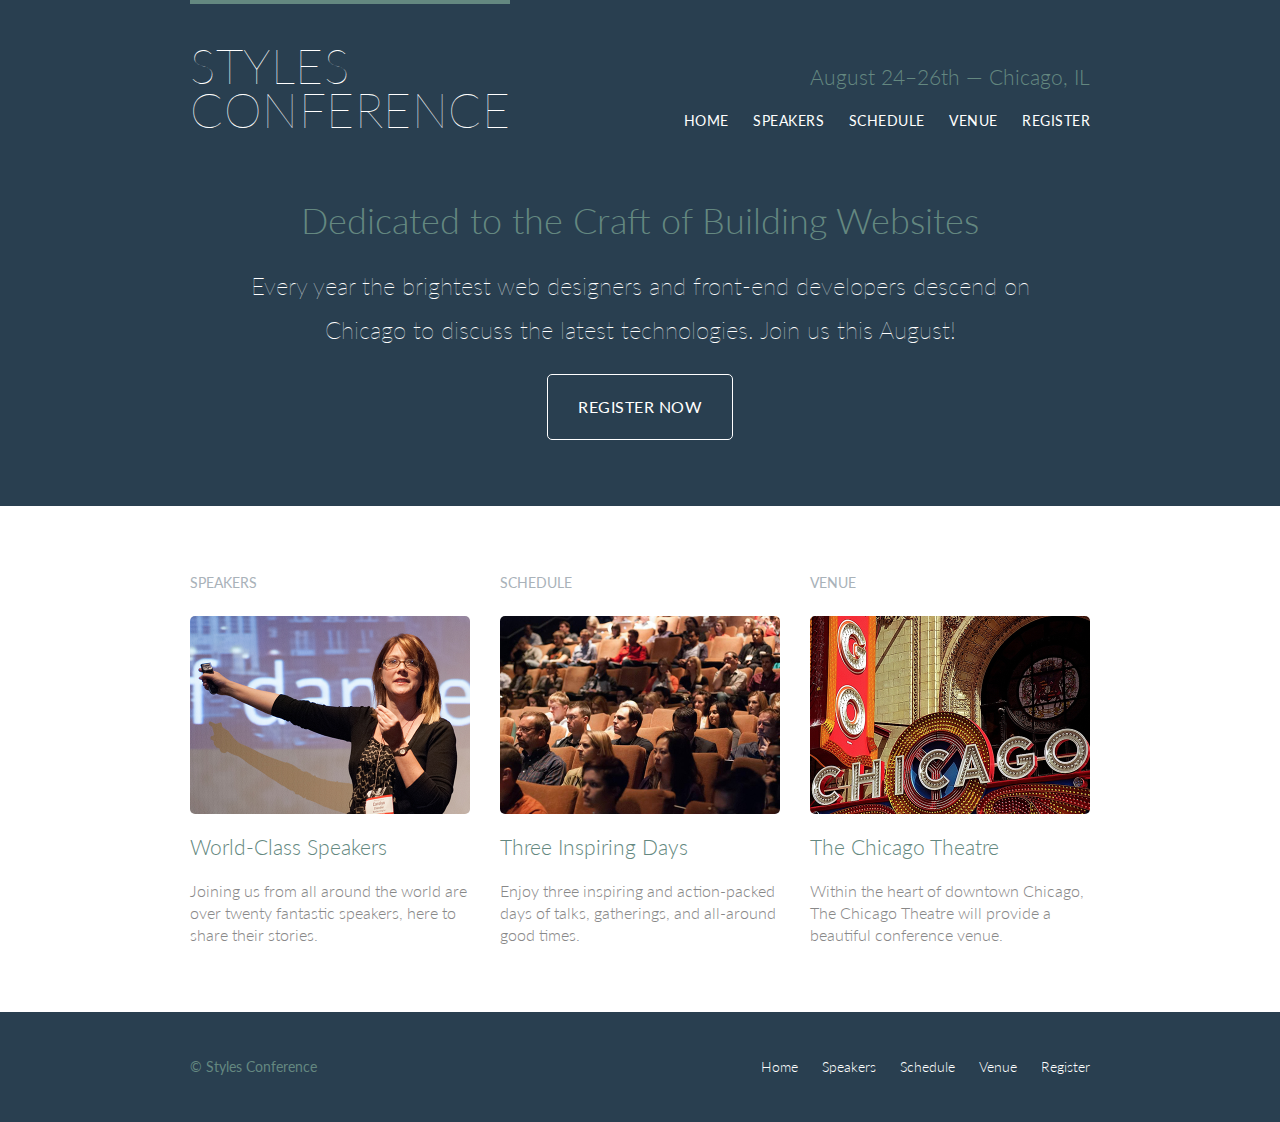
<file: styles-conference/index.html>
<!DOCTYPE html>
<html lang="en">
<head>

    <meta charset="utf-8">

    <title> Styles Conference </title>

    <link rel="stylesheet" href="common/reset.css">
    <link rel="stylesheet" href="common/grid.css">
    <link rel="stylesheet" href="common/clearfix.css">
    <link rel="stylesheet" href="common/main.css">
    <link rel="stylesheet" href="common/header.css">
    <link rel="stylesheet" href="common/footer.css">
    <link rel="stylesheet" href="common/navigation.css">
    <link rel="stylesheet" href="common/buttons.css">

    <link rel="stylesheet" href="home/home.css">

    <link rel="stylesheet" href="http://fonts.googleapis.com/css?family=Lato:100,300,400">

</head>
<body>

<header class="primary-header container group">

    <h1 class="logo">
        <a href="index.html"> Styles <br> Conference </a>
    </h1>

    <h3 class="tagline"> August 24&ndash;26th &mdash; Chicago, IL </h3>

    <nav class="nav primary-nav">
        <ul>
            <li><a href="index.html"> Home </a></li>
            <li><a href="speakers/speakers.html"> Speakers </a></li>
            <li><a href="schedule/schedule.html"> Schedule </a></li>
            <li><a href="venue/venue.html"> Venue </a></li>
            <li><a href="register/register.html"> Register </a></li>
        </ul>
    </nav>

</header>

<section class="hero container">
    <h2> Dedicated to the Craft of Building Websites </h2>
    <p> Every year the brightest web designers and front-end developers descend
        on Chicago to discuss the latest technologies. Join us this August!
    </p>
    <a class="btn btn-alt" href="register/register.html">Register Now</a>
</section>

<section class="row">
    <div class="grid">

        <section class="teaser col-1-3">
            <h5> Speakers </h5>
            <a href="speakers/speakers.html">
                <img src="home/images/speakers.jpg" alt="Professional Speaker">
                <h3> World-Class Speakers </h3>
            </a>
            <p> Joining us from all around the world are over twenty fantastic
                speakers, here to share their stories.
            </p>
        </section><!--
     Any whitespace between columns done with 'display:inline-block' will break layout :-(
     --><section class="teaser col-1-3">
            <h5> Schedule </h5>
            <a href="schedule/schedule.html">
                <img src="home/images/schedule.jpg" alt="Conference Attendees">
                <h3> Three Inspiring Days </h3>
            </a>
            <p> Enjoy three inspiring and action-packed days of talks, gatherings,
                and all-around good times.
            </p>
        </section><!--
     Any whitespace between columns done with 'display:inline-block' will break layout :-(
     --><section class="teaser col-1-3">
            <h5> Venue </h5>
            <a href="venue/venue.html">
                <img src="home/images/venue.jpg" alt="The Chicago Theatre">
                <h3> The Chicago Theatre </h3>
            </a>
            <p> Within the heart of downtown Chicago, The Chicago Theatre will provide
                a beautiful conference venue.
            </p>
        </section>

    </div>
</section>

<footer class="primary-footer container group">

    <small>&copy; Styles Conference</small>

    <nav class="nav">
        <ul>
            <li><a href="index.html"> Home </a></li>
            <li><a href="speakers/speakers.html"> Speakers </a></li>
            <li><a href="schedule/schedule.html"> Schedule </a></li>
            <li><a href="venue/venue.html"> Venue </a></li>
            <li><a href="register/register.html"> Register </a></li>
        </ul>
    </nav>

</footer>

</body>
</html>
</file>
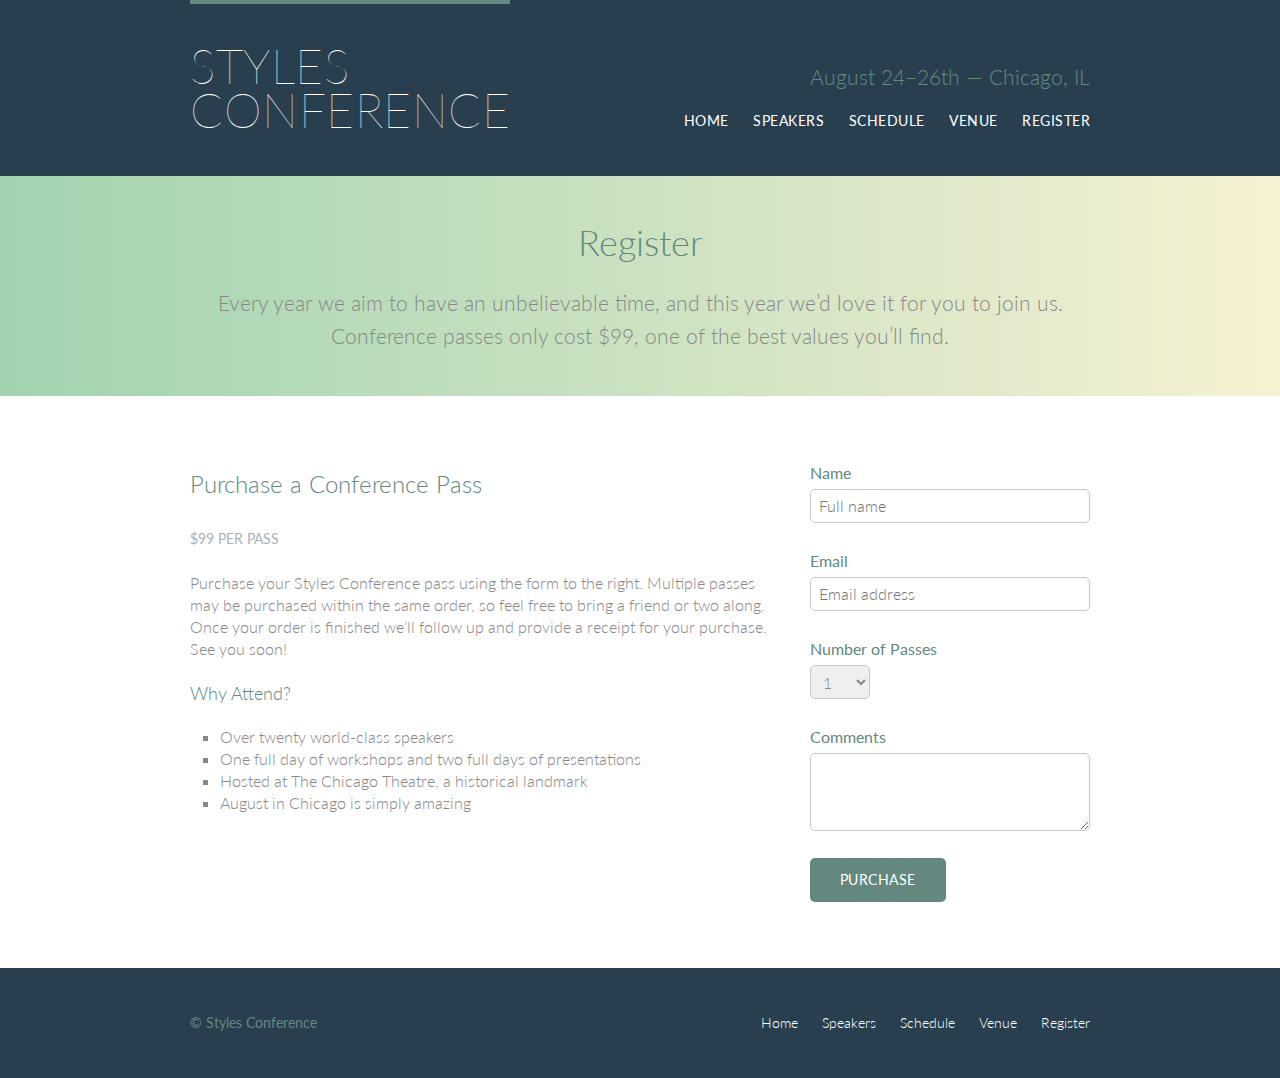
<file: styles-conference/register.html>
<!DOCTYPE html>
<html lang="en">
<head>

    <meta charset="utf-8">

    <title> Styles Conference </title>

    <link rel="stylesheet" href="assets/stylesheets/reset.css">
    <link rel="stylesheet" href="assets/stylesheets/grid.css">
    <link rel="stylesheet" href="assets/stylesheets/clearfix.css">
    <link rel="stylesheet" href="assets/stylesheets/main.css">
    <link rel="stylesheet" href="assets/stylesheets/header.css">
    <link rel="stylesheet" href="assets/stylesheets/footer.css">
    <link rel="stylesheet" href="assets/stylesheets/navigation.css">
    <link rel="stylesheet" href="assets/stylesheets/buttons.css">

    <link rel="stylesheet" href="assets/stylesheets/register/register.css">

    <link rel="stylesheet" href="http://fonts.googleapis.com/css?family=Lato:100,300,400">

</head>
<body>

<header class="primary-header container group">

    <h1 class="logo">
        <a href="index.html"> Styles <br> Conference </a>
    </h1>

    <h3 class="tagline"> August 24&ndash;26th &mdash; Chicago, IL </h3>

    <nav class="nav primary-nav">
        <ul>
            <li><a href="index.html"> Home </a></li>
            <li><a href="speakers.html"> Speakers </a></li>
            <li><a href="schedule.html"> Schedule </a></li>
            <li><a href="venue.html"> Venue </a></li>
            <li><a href="register.html"> Register </a></li>
        </ul>
    </nav>

</header>

<section class="row-alt">
    <div class="lead container">

        <h1> Register </h1>

        <p> Every year we aim to have an unbelievable time, and this year we&#8217;d love it
            for you to join us. Conference passes only cost $99, one of the best values
            you&#8217;ll find.
        </p>

    </div>
</section>

<section class="row">
    <div class="grid">

        <section class="col-2-3">
            <h2> Purchase a Conference Pass </h2>
            <h5> $99 per Pass </h5>
            <p> Purchase your Styles Conference pass using the form to the right. Multiple passes may
                be purchased within the same order, so feel free to bring a friend or two along. Once
                your order is finished we&#8217;ll follow up and provide a receipt for your purchase.
                See you soon!
            </p>
            <h4> Why Attend? </h4>
            <ul class="why-attend">
                <li> Over twenty world-class speakers </li>
                <li> One full day of workshops and two full days of presentations </li>
                <li> Hosted at The Chicago Theatre, a historical landmark </li>
                <li> August in Chicago is simply amazing </li>
            </ul>
        </section><!--
     Any whitespace between columns done with 'display:inline-block' will break layout :-(
     --><form class="col-1-3" action="#" method="post">
            <fieldset class="register-group">
                <label>
                    Name
                    <input type="text" name="name" placeholder="Full name" required>
                </label>
                <label>
                    Email
                    <input type="email" name="email" placeholder="Email address" required>
                </label>
                <label>
                    Number of Passes
                    <select name="quantity" required>
                        <option value="1" selected>1</option>
                        <option value="2">2</option>
                        <option value="3">3</option>
                        <option value="4">4</option>
                        <option value="5">5</option>
                    </select>
                </label>
                <label>
                    Comments
                    <textarea name="comments"></textarea>
                </label>
            </fieldset>
            <input class="btn btn-default" type="submit" name="submit" value="Purchase">
        </form>

    </div>
</section>

<footer class="primary-footer container group">

    <small>&copy; Styles Conference</small>

    <nav class="nav">
        <ul>
            <li><a href="index.html"> Home </a></li>
            <li><a href="speakers.html"> Speakers </a></li>
            <li><a href="schedule.html"> Schedule </a></li>
            <li><a href="venue.html"> Venue </a></li>
            <li><a href="register.html"> Register </a></li>
        </ul>
    </nav>

</footer>

</body>
</html>
</file>
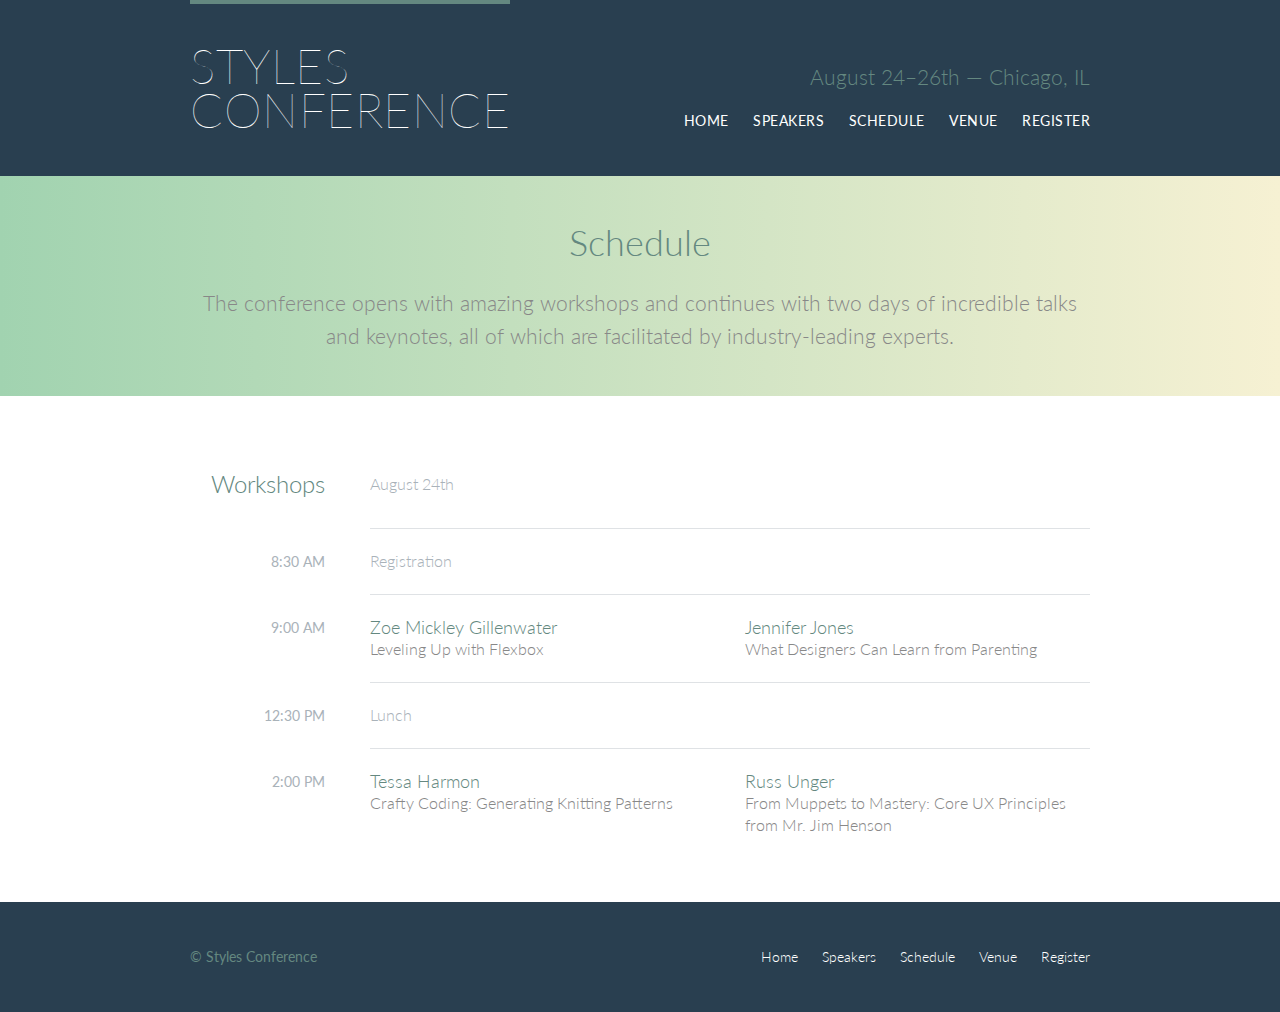
<file: styles-conference/schedule.html>
<!DOCTYPE html>
<html lang="en">
<head>

    <meta charset="utf-8">

    <title> Styles Conference </title>

    <link rel="stylesheet" href="assets/stylesheets/reset.css">
    <link rel="stylesheet" href="assets/stylesheets/grid.css">
    <link rel="stylesheet" href="assets/stylesheets/clearfix.css">
    <link rel="stylesheet" href="assets/stylesheets/main.css">
    <link rel="stylesheet" href="assets/stylesheets/header.css">
    <link rel="stylesheet" href="assets/stylesheets/footer.css">
    <link rel="stylesheet" href="assets/stylesheets/navigation.css">
    <link rel="stylesheet" href="assets/stylesheets/buttons.css">

    <link rel="stylesheet" href="assets/stylesheets/schedule/schedule.css">

    <link rel="stylesheet" href="http://fonts.googleapis.com/css?family=Lato:100,300,400">

</head>
<body>

<header class="primary-header container group">

    <h1 class="logo">
        <a href="index.html"> Styles <br> Conference </a>
    </h1>

    <h3 class="tagline"> August 24&ndash;26th &mdash; Chicago, IL </h3>

    <nav class="nav primary-nav">
        <ul>
            <li><a href="index.html"> Home </a></li>
            <li><a href="speakers.html"> Speakers </a></li>
            <li><a href="schedule.html"> Schedule </a></li>
            <li><a href="venue.html"> Venue </a></li>
            <li><a href="register.html"> Register </a></li>
        </ul>
    </nav>

</header>

<section class="row-alt">
    <div class="lead container">

        <h1> Schedule </h1>

        <p> The conference opens with amazing workshops and continues with two days
            of incredible talks and keynotes, all of which are facilitated by
            industry-leading experts.
        </p>

    </div>
</section>

<section class="row">
    <div class="container">

        <table>
            <thead>
            <tr>
                <th scope="row">
                    Workshops
                </th>
                <td class="schedule-offset" colspan="2">
                    August 24th
                </td>
            </tr>
            </thead>
            <tbody>
            <tr>
                <th scope="row">
                    <time datetime="08:30:00"> 8:30 AM </time>
                </th>
                <td class="schedule-offset" colspan="2">
                    Registration
                </td>
            </tr>
            <tr>
                <th scope="row">
                    <time datetime="09:00:00"> 9:00 AM </time>
                </th>
                <td>
                    <a href="speakers.html#zoe-mickley-gillenwater">
                        <h4> Zoe Mickley Gillenwater </h4>
                        Leveling Up with Flexbox
                    </a>
                </td>
                <td>
                    <a href="speakers.html#jennifer-jones">
                        <h4> Jennifer Jones </h4>
                        What Designers Can Learn from Parenting
                    </a>
                </td>
            </tr>
            <tr>
                <th scope="row">
                    <time datetime="12:30:00"> 12:30 PM </time>
                </th>
                <td class="schedule-offset" colspan="2">
                    Lunch
                </td>
            </tr>
            <tr>
                <th scope="row">
                    <time datetime="14:00">2:00 PM</time>
                </th>
                <td>
                    <a href="speakers.html#tessa-harmon">
                        <h4> Tessa Harmon </h4>
                        Crafty Coding: Generating Knitting Patterns
                    </a>
                </td>
                <td>
                    <a href="speakers.html#russ-unger">
                        <h4> Russ Unger </h4>
                        From Muppets to Mastery: Core UX Principles from Mr. Jim Henson
                    </a>
                </td>
            </tr>
            </tbody>
        </table>

    </div>
</section>

<footer class="primary-footer container group">

    <small>&copy; Styles Conference</small>

    <nav class="nav">
        <ul>
            <li><a href="index.html"> Home </a></li>
            <li><a href="speakers.html"> Speakers </a></li>
            <li><a href="schedule.html"> Schedule </a></li>
            <li><a href="venue.html"> Venue </a></li>
            <li><a href="register.html"> Register </a></li>
        </ul>
    </nav>

</footer>

</body>
</html>
</file>
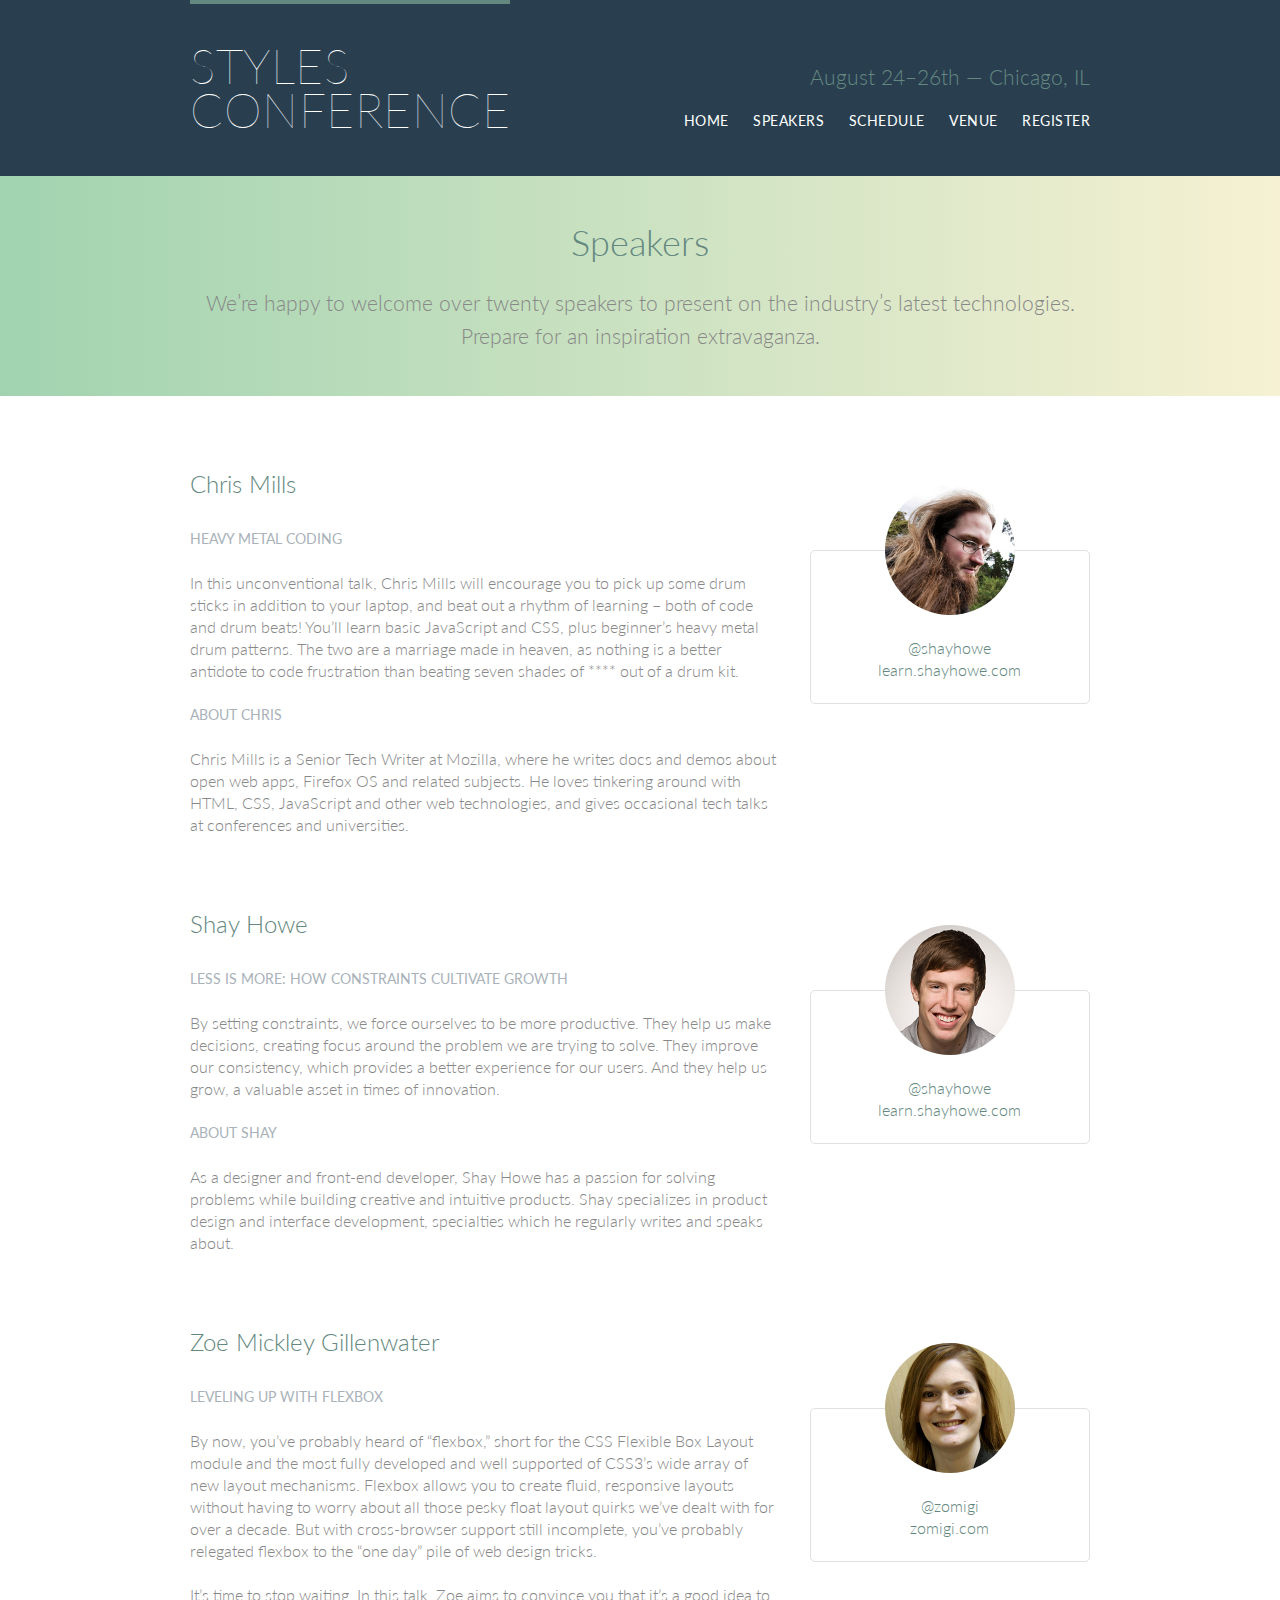
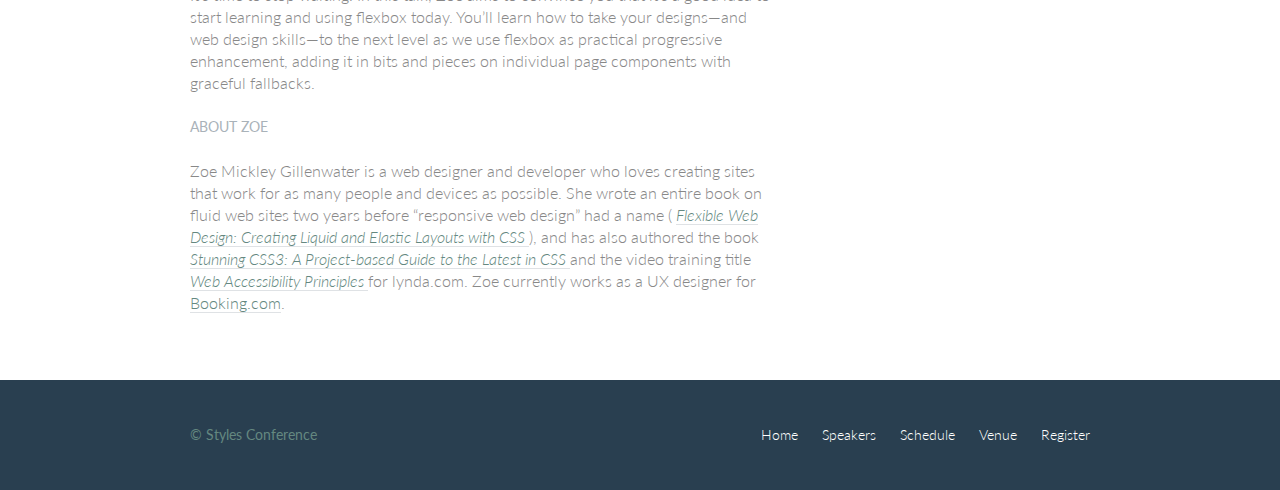
<file: styles-conference/speakers.html>
<!DOCTYPE html>
<html lang="en">
<head>

    <meta charset="utf-8">

    <title> Styles Conference </title>

    <link rel="stylesheet" href="assets/stylesheets/reset.css">
    <link rel="stylesheet" href="assets/stylesheets/grid.css">
    <link rel="stylesheet" href="assets/stylesheets/clearfix.css">
    <link rel="stylesheet" href="assets/stylesheets/main.css">
    <link rel="stylesheet" href="assets/stylesheets/header.css">
    <link rel="stylesheet" href="assets/stylesheets/footer.css">
    <link rel="stylesheet" href="assets/stylesheets/navigation.css">
    <link rel="stylesheet" href="assets/stylesheets/buttons.css">

    <link rel="stylesheet" href="assets/stylesheets/speakers/speakers.css">

    <link rel="stylesheet" href="http://fonts.googleapis.com/css?family=Lato:100,300,400">

</head>
<body>

<header class="primary-header container group">

    <h1 class="logo">
        <a href="index.html"> Styles <br> Conference </a>
    </h1>

    <h3 class="tagline"> August 24&ndash;26th &mdash; Chicago, IL </h3>

    <nav class="nav primary-nav">
        <ul>
            <li><a href="index.html"> Home </a></li>
            <li><a href="speakers.html"> Speakers </a></li>
            <li><a href="schedule.html"> Schedule </a></li>
            <li><a href="venue.html"> Venue </a></li>
            <li><a href="register.html"> Register </a></li>
        </ul>
    </nav>

</header>

<section class="row-alt">
    <div class="lead container">

        <h1> Speakers </h1>

        <p> We&#8217;re happy to welcome over twenty speakers to present on the
            industry&#8217;s latest technologies. Prepare for an inspiration
            extravaganza.
        </p>

    </div>
</section>

<section class="row">
    <div class="grid">

        <section class="speaker" id="chris-mills">
            <div class="col-2-3">
                <h2> Chris Mills </h2>
                <h5> Heavy Metal Coding </h5>
                <p> In this unconventional talk, Chris Mills will encourage you to pick up some
                    drum sticks in addition to your laptop, and beat out a rhythm of learning &#8211;
                    both of code and drum beats! You&#8217;ll learn basic JavaScript and CSS,
                    plus beginner&#8217;s heavy metal drum patterns. The two are a marriage made in
                    heaven, as nothing is a better antidote to code frustration than beating seven
                    shades of **** out of a drum kit.
                </p>
                <h5> About Chris </h5>
                <p> Chris Mills is a Senior Tech Writer at Mozilla, where he writes docs and demos about
                    open web apps, Firefox OS and related subjects. He loves tinkering around with HTML,
                    CSS, JavaScript and other web technologies, and gives occasional tech talks at
                    conferences and universities.
                </p>
            </div><!--
         Any whitespace between columns done with 'display:inline-block' will break layout :-(
         --><aside class="col-1-3">
                <div class="speaker-info">
                    <img src="assets/images/speakers/chris-mills.jpg" alt="Chris Mills">
                    <ul>
                        <li><a href="https://twitter.com/shayhowe">@shayhowe</a></li>
                        <li><a href="http://learn.shayhowe.com/">learn.shayhowe.com</a></li>
                    </ul>
                </div>
            </aside>
        </section>

        <!-- We omit `class="speaker"` in the last one to not add unnecessary margin below the last speaker -->
        <section class="speaker" id="shay-howe">
            <div class="col-2-3">
                <h2> Shay Howe </h2>
                <h5> Less Is More: How Constraints Cultivate Growth </h5>
                <p> By setting constraints, we force ourselves to be more productive. They help us make
                    decisions, creating focus around the problem we are trying to solve. They improve our
                    consistency, which provides a better experience for our users. And they help us grow,
                    a valuable asset in times of innovation.
                </p>
                <h5> About Shay </h5>
                <p> As a designer and front-end developer, Shay Howe has a passion for solving problems
                    while building creative and intuitive products. Shay specializes in product design and
                    interface development, specialties which he regularly writes and speaks about.
                </p>
            </div><!--
         Any whitespace between columns done with 'display:inline-block' will break layout :-(
         --><aside class="col-1-3">
                <div class="speaker-info">
                    <img src="assets/images/speakers/shay-howe.jpg" alt="Shay Howe">
                    <ul>
                        <li><a href="https://twitter.com/shayhowe">@shayhowe</a></li>
                        <li><a href="http://learn.shayhowe.com/">learn.shayhowe.com</a></li>
                    </ul>
                </div>
            </aside>
        </section>

        <section id="zoe-mickley-gillenwater">
            <div class="col-2-3">
                <h2> Zoe Mickley Gillenwater </h2>
                <h5> Leveling Up with Flexbox </h5>
                <p> By now, you&#8217;ve probably heard of &#8220;flexbox,&#8221; short for the CSS Flexible
                    Box Layout module and the most fully developed and well supported of CSS3&#8217;s wide
                    array of new layout mechanisms. Flexbox allows you to create fluid, responsive layouts
                    without having to worry about all those pesky float layout quirks we&#8217;ve dealt with
                    for over a decade. But with cross-browser support still incomplete, you&#8217;ve probably
                    relegated flexbox to the &#8220;one day&#8221; pile of web design tricks.
                </p>
                <p> It&#8217;s time to stop waiting. In this talk, Zoe aims to convince you that it&#8217;s
                    a good idea to start learning and using flexbox today. You&#8217;ll learn how to take
                    your designs—and web design skills—to the next level as we use flexbox as practical
                    progressive enhancement, adding it in bits and pieces on individual page components
                    with graceful fallbacks.
                </p>
                <h5> About Zoe </h5>
                <p> Zoe Mickley Gillenwater is a web designer and developer who loves creating sites that work
                    for as many people and devices as possible. She wrote an entire book on fluid web sites two
                    years before &#8220;responsive web design&#8221; had a name (
                    <cite><a href="http://www.flexiblewebbook.com/">
                        Flexible Web Design: Creating Liquid and Elastic Layouts with CSS
                    </a></cite>
                    ), and has also authored the book
                    <cite><a href="http://www.stunningcss3.com/">
                        Stunning CSS3: A Project-based Guide to the Latest in CSS
                    </a></cite>
                    and the video training title
                    <cite><a href="http://zomigi.com/publications/#pub-accessibility">
                        Web Accessibility Principles
                    </a></cite>
                    for lynda.com. Zoe currently works as a UX designer for
                    <a href="http://www.booking.com/">Booking.com</a>.
                </p>
            </div><!--
         Any whitespace between columns done with 'display:inline-block' will break layout :-(
         --><aside class="col-1-3">
                <div class="speaker-info">
                    <img src="assets/images/speakers/zoe-mickley-gillenwater.jpg" alt="Zoe Mickley Gillenwater">
                    <ul>
                        <li><a href="https://twitter.com/zomigi">@zomigi</a></li>
                        <li><a href="http://zomigi.com/">zomigi.com</a></li>
                    </ul>
                </div>
            </aside>
        </section>

    </div>
</section>

<footer class="primary-footer container group">

    <small>&copy; Styles Conference</small>

    <nav class="nav">
        <ul>
            <li><a href="index.html"> Home </a></li>
            <li><a href="speakers.html"> Speakers </a></li>
            <li><a href="schedule.html"> Schedule </a></li>
            <li><a href="venue.html"> Venue </a></li>
            <li><a href="register.html"> Register </a></li>
        </ul>
    </nav>

</footer>

</body>
</html>
</file>
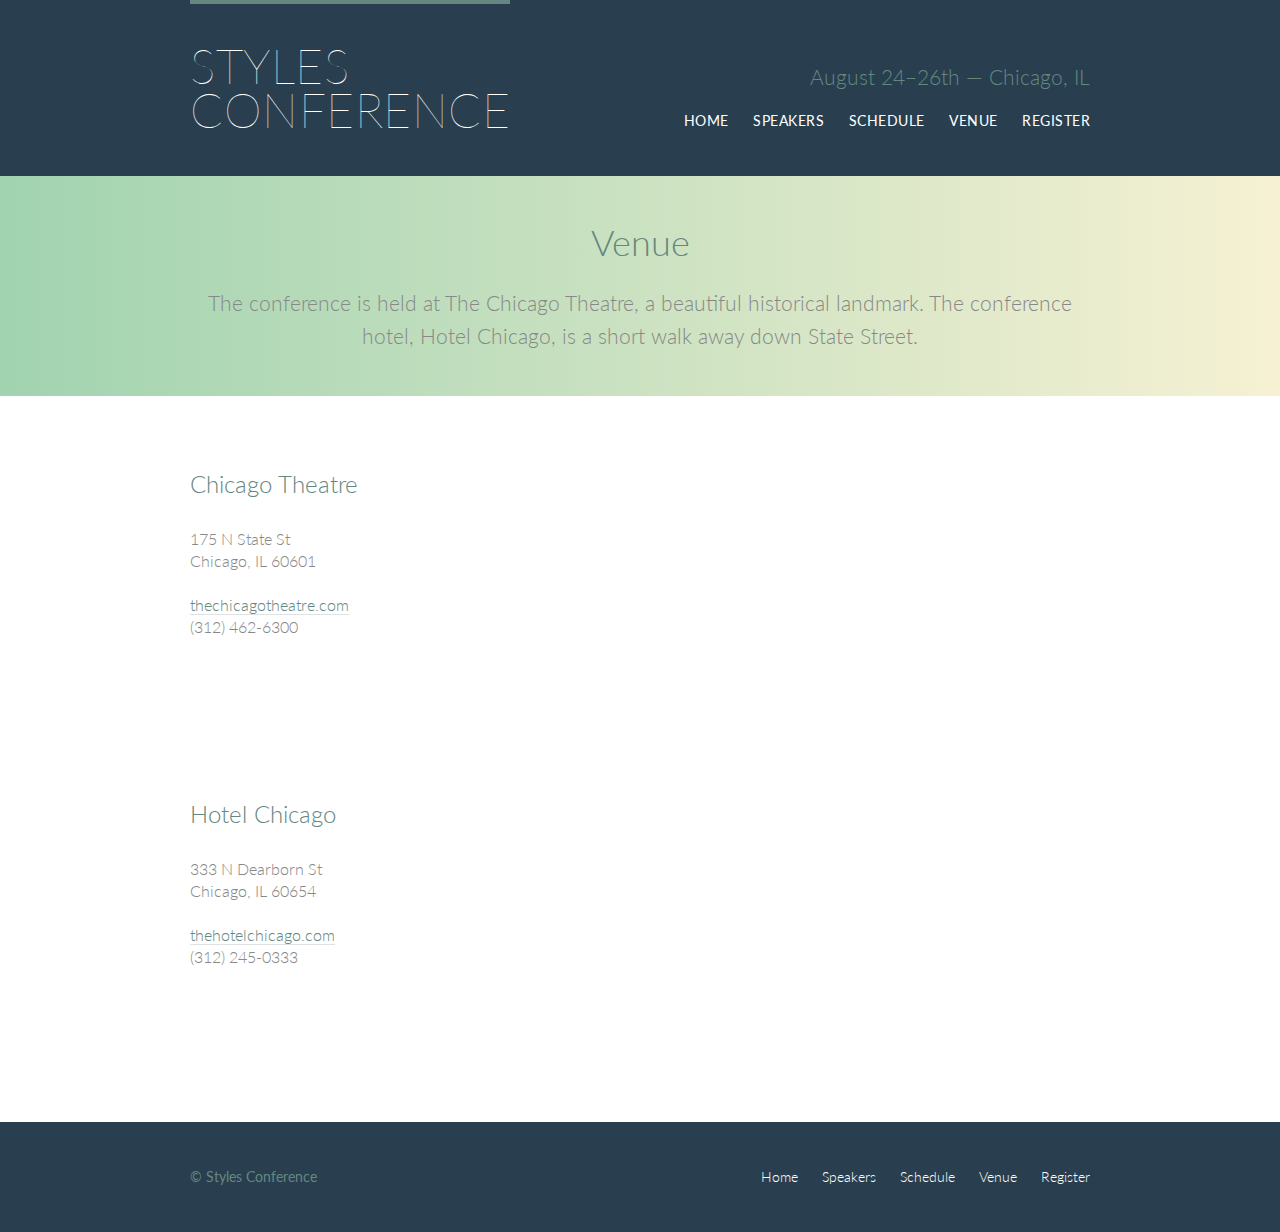
<file: styles-conference/venue.html>
<!DOCTYPE html>
<html lang="en">
<head>

    <meta charset="utf-8">

    <title> Styles Conference </title>

    <link rel="stylesheet" href="assets/stylesheets/reset.css">
    <link rel="stylesheet" href="assets/stylesheets/grid.css">
    <link rel="stylesheet" href="assets/stylesheets/clearfix.css">
    <link rel="stylesheet" href="assets/stylesheets/main.css">
    <link rel="stylesheet" href="assets/stylesheets/header.css">
    <link rel="stylesheet" href="assets/stylesheets/footer.css">
    <link rel="stylesheet" href="assets/stylesheets/navigation.css">
    <link rel="stylesheet" href="assets/stylesheets/buttons.css">

    <link rel="stylesheet" href="assets/stylesheets/venue/venue.css">

    <link rel="stylesheet" href="http://fonts.googleapis.com/css?family=Lato:100,300,400">

</head>
<body>

<header class="primary-header container group">

    <h1 class="logo">
        <a href="index.html"> Styles <br> Conference </a>
    </h1>

    <h3 class="tagline"> August 24&ndash;26th &mdash; Chicago, IL </h3>

    <nav class="nav primary-nav">
        <ul>
            <li><a href="index.html"> Home </a></li>
            <li><a href="speakers.html"> Speakers </a></li>
            <li><a href="schedule.html"> Schedule </a></li>
            <li><a href="venue.html"> Venue </a></li>
            <li><a href="register.html"> Register </a></li>
        </ul>
    </nav>

</header>

<section class="row-alt">
    <div class="lead container">

        <h1> Venue </h1>

        <p> The conference is held at The Chicago Theatre, a beautiful historical landmark.
            The conference hotel, Hotel Chicago, is a short walk away down State Street.
        </p>

    </div>
</section>

<section class="row">
    <div class="grid">

        <section class="venue-theatre">
            <div class="col-1-3">
                <h2> Chicago Theatre </h2>
                <p> 175 N State St <br> Chicago, IL 60601 </p>
                <p><a href="http://www.thechicagotheatre.com/">thechicagotheatre.com</a> <br> (312) 462-6300</p>
            </div><!--
         Any whitespace between columns done with 'display:inline-block' will break layout :-(
         --><iframe class="venue-map col-2-3"
                    src="https://www.google.com/maps/embed?pb=!1m5!3m3!1m2!1s0x880e2ca55810a493%3A0x4700ddf60fcbfad6!2schicago+theatre!5e0!3m2!1sen!2sus!4v1388701393606">
            </iframe>
        </section>

        <section class="venue-hotel">
            <div class="col-1-3">
                <h2>Hotel Chicago</h2>
                <p>333 N Dearborn St <br> Chicago, IL 60654</p>
                <p><a href="http://thehotelchicago.com/">thehotelchicago.com</a> <br> (312) 245-0333</p>
            </div><!--
         Any whitespace between columns done with 'display:inline-block' will break layout :-(
         --><iframe class="venue-map col-2-3"
                    src="https://www.google.com/maps/embed?pb=!1m5!3m3!1m2!1s0x880e2cb1da049173%3A0xa5c91d255a775f0b!2sHotel+Sax+Chicago%2C+North+Dearborn+Street%2C+Chicago%2C+IL!5e0!3m2!1sen!2sus!4v1388702493978">
            </iframe>
        </section>

    </div>
</section>

<footer class="primary-footer container group">

    <small>&copy; Styles Conference</small>

    <nav class="nav">
        <ul>
            <li><a href="index.html"> Home </a></li>
            <li><a href="speakers.html"> Speakers </a></li>
            <li><a href="schedule.html"> Schedule </a></li>
            <li><a href="venue.html"> Venue </a></li>
            <li><a href="register.html"> Register </a></li>
        </ul>
    </nav>

</footer>

</body>
</html>
</file>
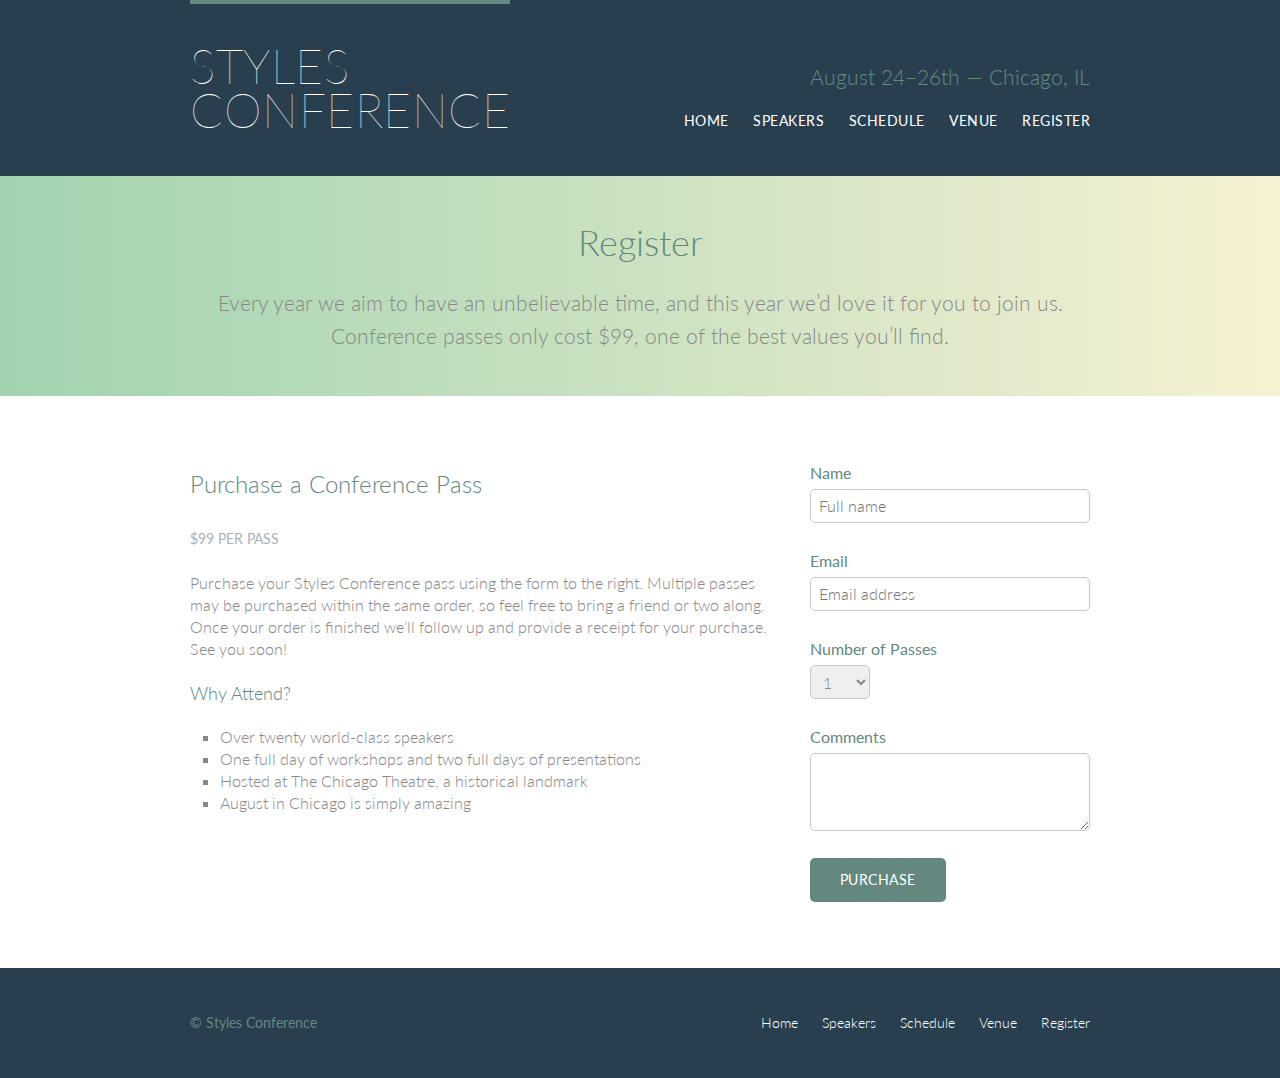
<file: styles-conference/register/register.html>
<!DOCTYPE html>
<html lang="en">
<head>

    <meta charset="utf-8">

    <title> Styles Conference </title>

    <link rel="stylesheet" href="../common/reset.css">
    <link rel="stylesheet" href="../common/grid.css">
    <link rel="stylesheet" href="../common/clearfix.css">
    <link rel="stylesheet" href="../common/main.css">
    <link rel="stylesheet" href="../common/header.css">
    <link rel="stylesheet" href="../common/footer.css">
    <link rel="stylesheet" href="../common/navigation.css">
    <link rel="stylesheet" href="../common/buttons.css">

    <link rel="stylesheet" href="register.css">

    <link rel="stylesheet" href="http://fonts.googleapis.com/css?family=Lato:100,300,400">

</head>
<body>

<header class="primary-header container group">

    <h1 class="logo">
        <a href="../index.html"> Styles <br> Conference </a>
    </h1>

    <h3 class="tagline"> August 24&ndash;26th &mdash; Chicago, IL </h3>

    <nav class="nav primary-nav">
        <ul>
            <li><a href="../index.html"> Home </a></li>
            <li><a href="../speakers/speakers.html"> Speakers </a></li>
            <li><a href="../schedule/schedule.html"> Schedule </a></li>
            <li><a href="../venue/venue.html"> Venue </a></li>
            <li><a href="register.html"> Register </a></li>
        </ul>
    </nav>

</header>

<section class="row-alt">
    <div class="lead container">

        <h1> Register </h1>

        <p> Every year we aim to have an unbelievable time, and this year we&#8217;d love it
            for you to join us. Conference passes only cost $99, one of the best values
            you&#8217;ll find.
        </p>

    </div>
</section>

<section class="row">
    <div class="grid">

        <section class="col-2-3">
            <h2> Purchase a Conference Pass </h2>
            <h5> $99 per Pass </h5>
            <p> Purchase your Styles Conference pass using the form to the right. Multiple passes may
                be purchased within the same order, so feel free to bring a friend or two along. Once
                your order is finished we&#8217;ll follow up and provide a receipt for your purchase.
                See you soon!
            </p>
            <h4> Why Attend? </h4>
            <ul class="why-attend">
                <li> Over twenty world-class speakers </li>
                <li> One full day of workshops and two full days of presentations </li>
                <li> Hosted at The Chicago Theatre, a historical landmark </li>
                <li> August in Chicago is simply amazing </li>
            </ul>
        </section><!--
     Any whitespace between columns done with 'display:inline-block' will break layout :-(
     --><form class="col-1-3" action="#" method="post">
            <fieldset class="register-group">
                <label>
                    Name
                    <input type="text" name="name" placeholder="Full name" required>
                </label>
                <label>
                    Email
                    <input type="email" name="email" placeholder="Email address" required>
                </label>
                <label>
                    Number of Passes
                    <select name="quantity" required>
                        <option value="1" selected>1</option>
                        <option value="2">2</option>
                        <option value="3">3</option>
                        <option value="4">4</option>
                        <option value="5">5</option>
                    </select>
                </label>
                <label>
                    Comments
                    <textarea name="comments"></textarea>
                </label>
            </fieldset>
            <input class="btn btn-default" type="submit" name="submit" value="Purchase">
        </form>

    </div>
</section>

<footer class="primary-footer container group">

    <small>&copy; Styles Conference</small>

    <nav class="nav">
        <ul>
            <li><a href="../index.html"> Home </a></li>
            <li><a href="../speakers/speakers.html"> Speakers </a></li>
            <li><a href="../schedule/schedule.html"> Schedule </a></li>
            <li><a href="../venue/venue.html"> Venue </a></li>
            <li><a href="register.html"> Register </a></li>
        </ul>
    </nav>

</footer>

</body>
</html>
</file>
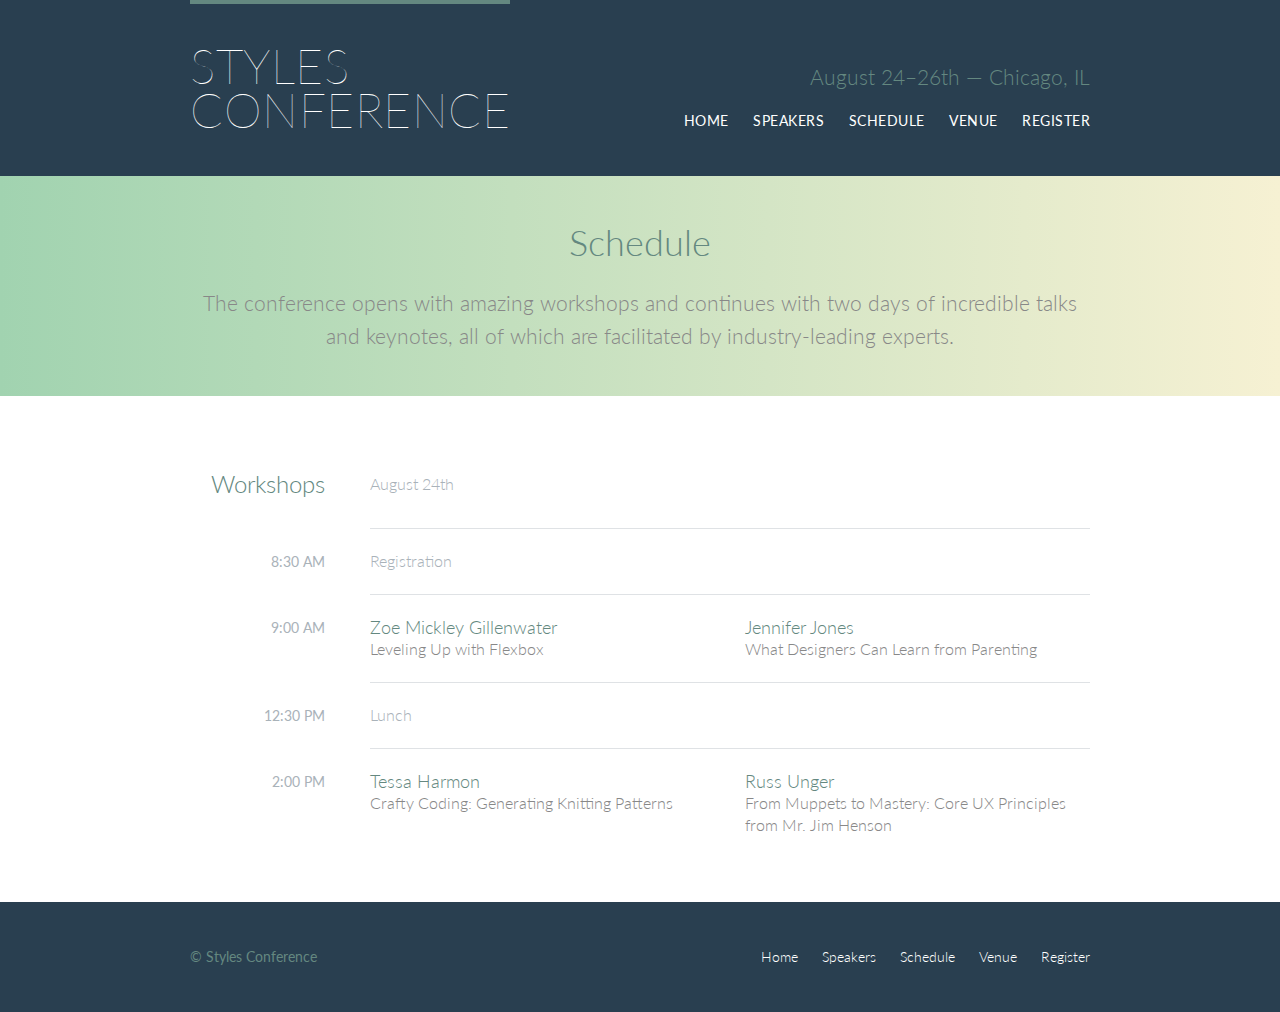
<file: styles-conference/schedule/schedule.html>
<!DOCTYPE html>
<html lang="en">
<head>

    <meta charset="utf-8">

    <title> Styles Conference </title>

    <link rel="stylesheet" href="../common/reset.css">
    <link rel="stylesheet" href="../common/grid.css">
    <link rel="stylesheet" href="../common/clearfix.css">
    <link rel="stylesheet" href="../common/main.css">
    <link rel="stylesheet" href="../common/header.css">
    <link rel="stylesheet" href="../common/footer.css">
    <link rel="stylesheet" href="../common/navigation.css">
    <link rel="stylesheet" href="../common/buttons.css">

    <link rel="stylesheet" href="schedule.css">

    <link rel="stylesheet" href="http://fonts.googleapis.com/css?family=Lato:100,300,400">

</head>
<body>

<header class="primary-header container group">

    <h1 class="logo">
        <a href="../index.html"> Styles <br> Conference </a>
    </h1>

    <h3 class="tagline"> August 24&ndash;26th &mdash; Chicago, IL </h3>

    <nav class="nav primary-nav">
        <ul>
            <li><a href="../index.html"> Home </a></li>
            <li><a href="../speakers/speakers.html"> Speakers </a></li>
            <li><a href="schedule.html"> Schedule </a></li>
            <li><a href="../venue/venue.html"> Venue </a></li>
            <li><a href="../register/register.html"> Register </a></li>
        </ul>
    </nav>

</header>

<section class="row-alt">
    <div class="lead container">

        <h1> Schedule </h1>

        <p> The conference opens with amazing workshops and continues with two days
            of incredible talks and keynotes, all of which are facilitated by
            industry-leading experts.
        </p>

    </div>
</section>

<section class="row">
    <div class="container">

        <table class="schedule">
            <thead class="schedule-header">
            <tr>
                <th class="schedule-header__title" scope="row">
                    Workshops
                </th>
                <td class="schedule-header__date" colspan="2">
                    August 24th
                </td>
            </tr>
            </thead>
            <tbody>
            <tr>
                <th class="schedule-timeslot" scope="row">
                    <time datetime="08:30:00"> 8:30 AM </time>
                </th>
                <td class="schedule-event schedule-event--secondary" colspan="2">
                    Registration
                </td>
            </tr>
            <tr>
                <th class="schedule-timeslot" scope="row">
                    <time datetime="09:00:00"> 9:00 AM </time>
                </th>
                <td class="schedule-event">
                    <a class="schedule-event__link" href="../speakers/speakers.html#zoe-mickley-gillenwater">
                        <h4 class="schedule-event__title"> Zoe Mickley Gillenwater </h4>
                        Leveling Up with Flexbox
                    </a>
                </td>
                <td class="schedule-event">
                    <a class="schedule-event__link" href="../speakers/speakers.html#jennifer-jones">
                        <h4 class="schedule-event__title"> Jennifer Jones </h4>
                        What Designers Can Learn from Parenting
                    </a>
                </td>
            </tr>
            <tr>
                <th class="schedule-timeslot" scope="row">
                    <time datetime="12:30:00"> 12:30 PM </time>
                </th>
                <td class="schedule-event schedule-event--secondary" colspan="2">
                    Lunch
                </td>
            </tr>
            <tr>
                <th class="schedule-timeslot" scope="row">
                    <time datetime="14:00">2:00 PM</time>
                </th>
                <td class="schedule-event">
                    <a class="schedule-event__link" href="../speakers/speakers.html#tessa-harmon">
                        <h4 class="schedule-event__title"> Tessa Harmon </h4>
                        Crafty Coding: Generating Knitting Patterns
                    </a>
                </td>
                <td class="schedule-event">
                    <a class="schedule-event__link" href="../speakers/speakers.html#russ-unger">
                        <h4 class="schedule-event__title"> Russ Unger </h4>
                        From Muppets to Mastery: Core UX Principles from Mr. Jim Henson
                    </a>
                </td>
            </tr>
            </tbody>
        </table>

    </div>
</section>

<footer class="primary-footer container group">

    <small>&copy; Styles Conference</small>

    <nav class="nav">
        <ul>
            <li><a href="../index.html"> Home </a></li>
            <li><a href="../speakers/speakers.html"> Speakers </a></li>
            <li><a href="schedule.html"> Schedule </a></li>
            <li><a href="../venue/venue.html"> Venue </a></li>
            <li><a href="../register/register.html"> Register </a></li>
        </ul>
    </nav>

</footer>

</body>
</html>
</file>
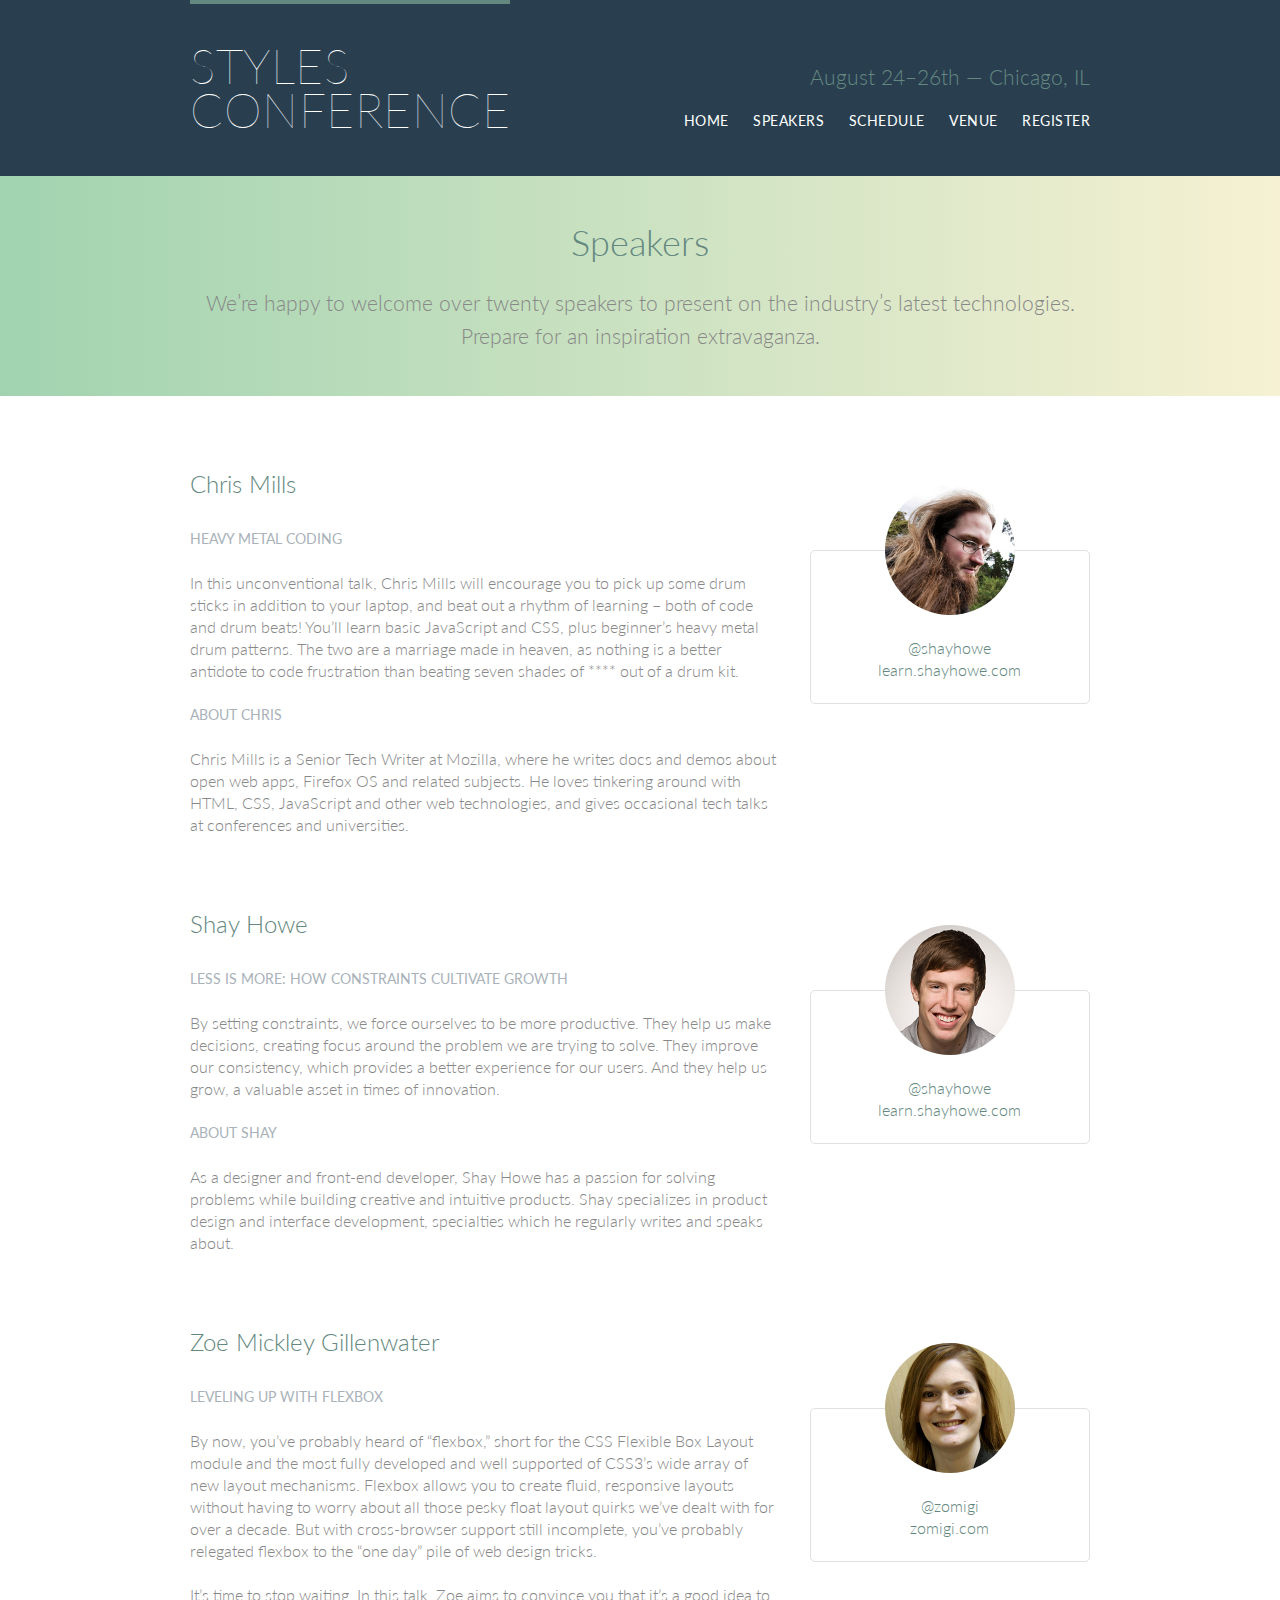
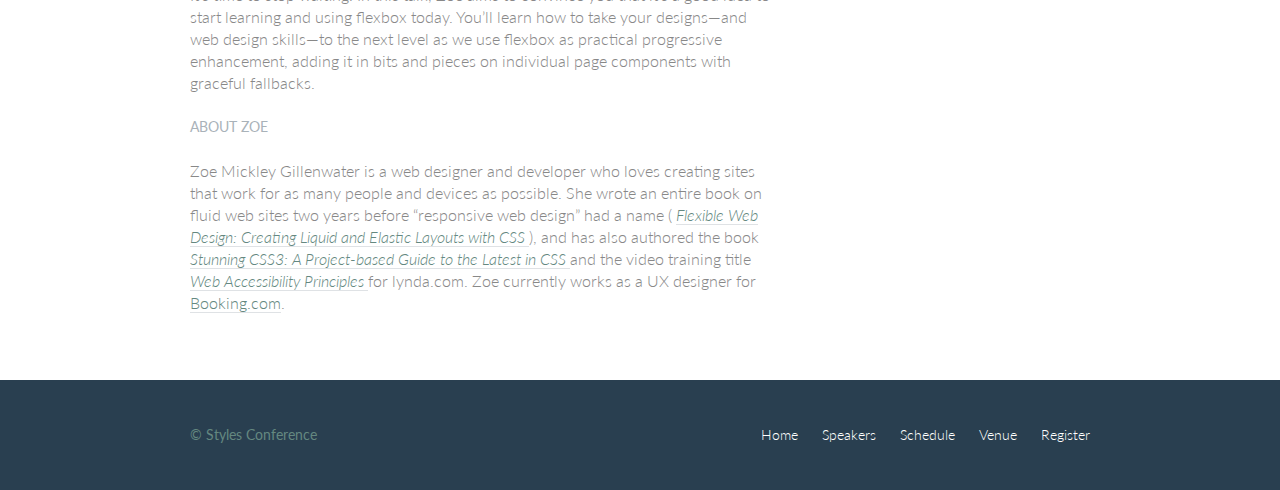
<file: styles-conference/speakers/speakers.html>
<!DOCTYPE html>
<html lang="en">
<head>

    <meta charset="utf-8">

    <title> Styles Conference </title>

    <link rel="stylesheet" href="../common/reset.css">
    <link rel="stylesheet" href="../common/grid.css">
    <link rel="stylesheet" href="../common/clearfix.css">
    <link rel="stylesheet" href="../common/main.css">
    <link rel="stylesheet" href="../common/header.css">
    <link rel="stylesheet" href="../common/footer.css">
    <link rel="stylesheet" href="../common/navigation.css">
    <link rel="stylesheet" href="../common/buttons.css">

    <link rel="stylesheet" href="speakers.css">

    <link rel="stylesheet" href="http://fonts.googleapis.com/css?family=Lato:100,300,400">

</head>
<body>

<header class="primary-header container group">

    <h1 class="logo">
        <a href="../index.html"> Styles <br> Conference </a>
    </h1>

    <h3 class="tagline"> August 24&ndash;26th &mdash; Chicago, IL </h3>

    <nav class="nav primary-nav">
        <ul>
            <li><a href="../index.html"> Home </a></li>
            <li><a href="speakers.html"> Speakers </a></li>
            <li><a href="../schedule/schedule.html"> Schedule </a></li>
            <li><a href="../venue/venue.html"> Venue </a></li>
            <li><a href="../register/register.html"> Register </a></li>
        </ul>
    </nav>

</header>

<section class="row-alt">
    <div class="lead container">

        <h1> Speakers </h1>

        <p> We&#8217;re happy to welcome over twenty speakers to present on the
            industry&#8217;s latest technologies. Prepare for an inspiration
            extravaganza.
        </p>

    </div>
</section>

<section class="row">
    <div class="grid">

        <section class="speaker" id="chris-mills">
            <div class="col-2-3">
                <h2> Chris Mills </h2>
                <h5> Heavy Metal Coding </h5>
                <p> In this unconventional talk, Chris Mills will encourage you to pick up some
                    drum sticks in addition to your laptop, and beat out a rhythm of learning &#8211;
                    both of code and drum beats! You&#8217;ll learn basic JavaScript and CSS,
                    plus beginner&#8217;s heavy metal drum patterns. The two are a marriage made in
                    heaven, as nothing is a better antidote to code frustration than beating seven
                    shades of **** out of a drum kit.
                </p>
                <h5> About Chris </h5>
                <p> Chris Mills is a Senior Tech Writer at Mozilla, where he writes docs and demos about
                    open web apps, Firefox OS and related subjects. He loves tinkering around with HTML,
                    CSS, JavaScript and other web technologies, and gives occasional tech talks at
                    conferences and universities.
                </p>
            </div><!--
         Any whitespace between columns done with 'display:inline-block' will break layout :-(
         --><aside class="col-1-3">
                <div class="speaker__info speaker-info">
                    <img class="speaker-info__photo" src="images/chris-mills.jpg" alt="Chris Mills">
                    <ul>
                        <li><a href="https://twitter.com/shayhowe">@shayhowe</a></li>
                        <li><a href="http://learn.shayhowe.com/">learn.shayhowe.com</a></li>
                    </ul>
                </div>
            </aside>
        </section>

        <!-- We omit `class="speaker"` in the last one to not add unnecessary margin below the last speaker -->
        <section class="speaker" id="shay-howe">
            <div class="col-2-3">
                <h2> Shay Howe </h2>
                <h5> Less Is More: How Constraints Cultivate Growth </h5>
                <p> By setting constraints, we force ourselves to be more productive. They help us make
                    decisions, creating focus around the problem we are trying to solve. They improve our
                    consistency, which provides a better experience for our users. And they help us grow,
                    a valuable asset in times of innovation.
                </p>
                <h5> About Shay </h5>
                <p> As a designer and front-end developer, Shay Howe has a passion for solving problems
                    while building creative and intuitive products. Shay specializes in product design and
                    interface development, specialties which he regularly writes and speaks about.
                </p>
            </div><!--
         Any whitespace between columns done with 'display:inline-block' will break layout :-(
         --><aside class="col-1-3">
                <div class="speaker__info speaker-info">
                    <img class="speaker-info__photo" src="images/shay-howe.jpg" alt="Shay Howe">
                    <ul>
                        <li><a href="https://twitter.com/shayhowe">@shayhowe</a></li>
                        <li><a href="http://learn.shayhowe.com/">learn.shayhowe.com</a></li>
                    </ul>
                </div>
            </aside>
        </section>

        <section id="zoe-mickley-gillenwater">
            <div class="col-2-3">
                <h2> Zoe Mickley Gillenwater </h2>
                <h5> Leveling Up with Flexbox </h5>
                <p> By now, you&#8217;ve probably heard of &#8220;flexbox,&#8221; short for the CSS Flexible
                    Box Layout module and the most fully developed and well supported of CSS3&#8217;s wide
                    array of new layout mechanisms. Flexbox allows you to create fluid, responsive layouts
                    without having to worry about all those pesky float layout quirks we&#8217;ve dealt with
                    for over a decade. But with cross-browser support still incomplete, you&#8217;ve probably
                    relegated flexbox to the &#8220;one day&#8221; pile of web design tricks.
                </p>
                <p> It&#8217;s time to stop waiting. In this talk, Zoe aims to convince you that it&#8217;s
                    a good idea to start learning and using flexbox today. You&#8217;ll learn how to take
                    your designs—and web design skills—to the next level as we use flexbox as practical
                    progressive enhancement, adding it in bits and pieces on individual page components
                    with graceful fallbacks.
                </p>
                <h5> About Zoe </h5>
                <p> Zoe Mickley Gillenwater is a web designer and developer who loves creating sites that work
                    for as many people and devices as possible. She wrote an entire book on fluid web sites two
                    years before &#8220;responsive web design&#8221; had a name (
                    <cite><a href="http://www.flexiblewebbook.com/">
                        Flexible Web Design: Creating Liquid and Elastic Layouts with CSS
                    </a></cite>
                    ), and has also authored the book
                    <cite><a href="http://www.stunningcss3.com/">
                        Stunning CSS3: A Project-based Guide to the Latest in CSS
                    </a></cite>
                    and the video training title
                    <cite><a href="http://zomigi.com/publications/#pub-accessibility">
                        Web Accessibility Principles
                    </a></cite>
                    for lynda.com. Zoe currently works as a UX designer for
                    <a href="http://www.booking.com/">Booking.com</a>.
                </p>
            </div><!--
         Any whitespace between columns done with 'display:inline-block' will break layout :-(
         --><aside class="col-1-3">
                <div class="speaker__info speaker-info">
                    <img class="speaker-info__photo" src="images/zoe-mickley-gillenwater.jpg" alt="Zoe Mickley Gillenwater">
                    <ul>
                        <li><a href="https://twitter.com/zomigi">@zomigi</a></li>
                        <li><a href="http://zomigi.com/">zomigi.com</a></li>
                    </ul>
                </div>
            </aside>
        </section>

    </div>
</section>

<footer class="primary-footer container group">

    <small>&copy; Styles Conference</small>

    <nav class="nav">
        <ul>
            <li><a href="../index.html"> Home </a></li>
            <li><a href="speakers.html"> Speakers </a></li>
            <li><a href="../schedule/schedule.html"> Schedule </a></li>
            <li><a href="../venue/venue.html"> Venue </a></li>
            <li><a href="../register/register.html"> Register </a></li>
        </ul>
    </nav>

</footer>

</body>
</html>
</file>
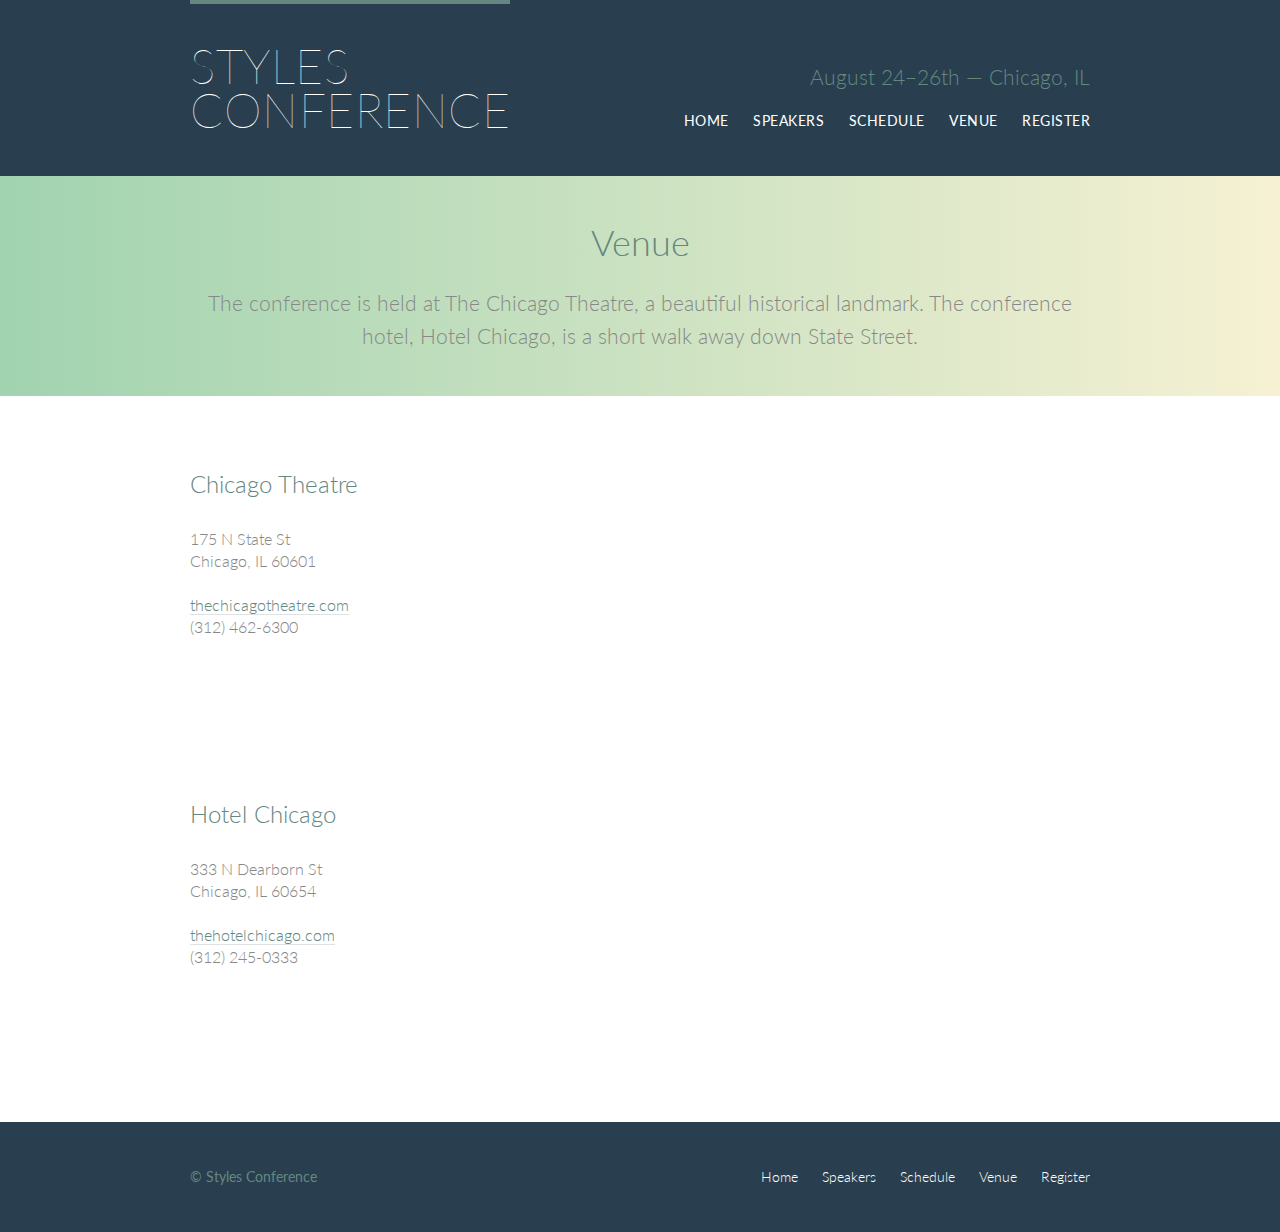
<file: styles-conference/venue/venue.html>
<!DOCTYPE html>
<html lang="en">
<head>

    <meta charset="utf-8">

    <title> Styles Conference </title>

    <link rel="stylesheet" href="../common/reset.css">
    <link rel="stylesheet" href="../common/grid.css">
    <link rel="stylesheet" href="../common/clearfix.css">
    <link rel="stylesheet" href="../common/main.css">
    <link rel="stylesheet" href="../common/header.css">
    <link rel="stylesheet" href="../common/footer.css">
    <link rel="stylesheet" href="../common/navigation.css">
    <link rel="stylesheet" href="../common/buttons.css">

    <link rel="stylesheet" href="venue.css">

    <link rel="stylesheet" href="http://fonts.googleapis.com/css?family=Lato:100,300,400">

</head>
<body>

<header class="primary-header container group">

    <h1 class="logo">
        <a href="../index.html"> Styles <br> Conference </a>
    </h1>

    <h3 class="tagline"> August 24&ndash;26th &mdash; Chicago, IL </h3>

    <nav class="nav primary-nav">
        <ul>
            <li><a href="../index.html"> Home </a></li>
            <li><a href="../speakers/speakers.html"> Speakers </a></li>
            <li><a href="../schedule/schedule.html"> Schedule </a></li>
            <li><a href="venue.html"> Venue </a></li>
            <li><a href="../register/register.html"> Register </a></li>
        </ul>
    </nav>

</header>

<section class="row-alt">
    <div class="lead container">

        <h1> Venue </h1>

        <p> The conference is held at The Chicago Theatre, a beautiful historical landmark.
            The conference hotel, Hotel Chicago, is a short walk away down State Street.
        </p>

    </div>
</section>

<section class="row">
    <div class="grid">

        <section class="venue">
            <div class="col-1-3">
                <h2> Chicago Theatre </h2>
                <p> 175 N State St <br> Chicago, IL 60601 </p>
                <p><a href="http://www.thechicagotheatre.com/">thechicagotheatre.com</a> <br> (312) 462-6300</p>
            </div><!--
         Any whitespace between columns done with 'display:inline-block' will break layout :-(
         --><iframe class="venue__map col-2-3"
                    src="https://www.google.com/maps/embed?pb=!1m5!3m3!1m2!1s0x880e2ca55810a493%3A0x4700ddf60fcbfad6!2schicago+theatre!5e0!3m2!1sen!2sus!4v1388701393606">
            </iframe>
        </section>

        <section class="venue">
            <div class="col-1-3">
                <h2>Hotel Chicago</h2>
                <p>333 N Dearborn St <br> Chicago, IL 60654</p>
                <p><a href="http://thehotelchicago.com/">thehotelchicago.com</a> <br> (312) 245-0333</p>
            </div><!--
         Any whitespace between columns done with 'display:inline-block' will break layout :-(
         --><iframe class="venue__map col-2-3"
                    src="https://www.google.com/maps/embed?pb=!1m5!3m3!1m2!1s0x880e2cb1da049173%3A0xa5c91d255a775f0b!2sHotel+Sax+Chicago%2C+North+Dearborn+Street%2C+Chicago%2C+IL!5e0!3m2!1sen!2sus!4v1388702493978">
            </iframe>
        </section>

    </div>
</section>

<footer class="primary-footer container group">

    <small>&copy; Styles Conference</small>

    <nav class="nav">
        <ul>
            <li><a href="../index.html"> Home </a></li>
            <li><a href="../speakers/speakers.html"> Speakers </a></li>
            <li><a href="../schedule/schedule.html"> Schedule </a></li>
            <li><a href="venue.html"> Venue </a></li>
            <li><a href="../register/register.html"> Register </a></li>
        </ul>
    </nav>

</footer>

</body>
</html>
</file>
<file: styles-conference/common/grid.css>
*,
*:before,
*:after {
    -webkit-box-sizing : border-box;
    -moz-box-sizing    : border-box;
    box-sizing         : border-box;
}

.container,
.grid {
    margin : 0 auto;
    width  : 960px;
}

.container {
    padding-left  : 30px;
    padding-right : 30px;
}

.col-1-3 {
    width : 33.33%;
}

.col-2-3 {
    width : 66.66%;
}

.col-1-3,
.col-2-3 {
    display        : inline-block;
    vertical-align : top;
}

.grid,
.col-1-3,
.col-2-3 {
    padding-left  : 15px;
    padding-right : 15px;
}

.row,
.row-alt {
    min-width : 960px;
}

.row {
    background : #fff;
    padding    : 66px 0 44px 0;
}

.row-alt {
    background : #cbe2c1;
    background : -webkit-linear-gradient(to right, #a1d3b0, #f6f1d3);
    background : -moz-linear-gradient(to right, #a1d3b0, #f6f1d3);
    background : linear-gradient(to right, #a1d3b0, #f6f1d3);
    padding    : 44px 0 22px 0;
}
</file>
<file: styles-conference/common/clearfix.css>
.group:before,
.group:after {
    content : "";
    display : table;
}

.group:after {
    clear : both;
}

.group {
    clear : both;
    /* IE hack: http://stackoverflow.com/questions/1690642/purpose-of-asterisk-before-a-css-property */
    *zoom : 1;
}
</file>
<file: styles-conference/common/main.css>
body {
    background : #293f50;
    color      : #888;
    font       : 300 16px/22px "Lato", "Open Sans", "Helvetica Neue", Helvetica, Arial, sans-serif;
}

h1,
h2,
h3,
h4,
h5,
h6,
p {
    margin-bottom : 22px;
}

h1,
h2,
h3,
h4 {
    color : #648880;
}

h1 {
    font-size   : 36px;
    line-height : 44px;
}

h2 {
    font-size   : 24px;
    line-height : 44px;
}

h3 {
    font-size : 21px;
}

h4 {
    font-size : 18px;
}

h5 {
    color          : #a9b2b9;
    font-size      : 14px;
    font-weight    : 400;
    text-transform : uppercase;
}

strong {
    font-weight : 400;
}

cite, em {
    font-style : italic;
}

a {
    color           : #648880;
    text-decoration : none;
}

a:hover {
    color : #a9b2b9;
}

p a {
    border-bottom : 1px solid #dfe2e5;
}

.lead {
    text-align : center;
}

.lead p {
    font-size   : 21px;
    line-height : 33px;
}

form {
    margin-bottom : 22px;
}

input,
select,
textarea {
    font : 300 16px/22px "Lato", "Open Sans", "Helvetica Neue", Helvetica, Arial, sans-serif;
}
</file>
<file: styles-conference/common/header.css>
.primary-header a,
.primary-footer a {
    color : #fff;
}

.primary-header a:hover,
.primary-footer a:hover {
    color : #648880;
}

.logo {
    float          : left;
    border-top     : 4px solid #648880;
    padding        : 40px 0 22px 0;
    font-size      : 48px;
    font-weight    : 100;
    letter-spacing : .5px;
    line-height    : 44px;
    text-transform : uppercase;
}

.tagline {
    margin     : 66px 0 22px 0;
    text-align : right;
}
</file>
<file: styles-conference/common/footer.css>
.primary-footer {
    color          : #648880;
    font-size      : 14px;
    padding-bottom : 44px;
    padding-top    : 44px;
}

.primary-footer small {
    float       : left;
    font-weight : 400;
}
</file>
<file: styles-conference/common/navigation.css>
.nav {
    text-align : right;
}

.nav li {
    display        : inline-block;
    margin         : 0 10px;
    vertical-align : top;
}

.nav li:last-child {
    margin-right : 0;
}

.primary-nav {
    font-size      : 14px;
    font-weight    : 400;
    letter-spacing : .5px;
    text-transform : uppercase;
}
</file>
<file: styles-conference/common/buttons.css>
.btn {
    border-radius  : 5px;
    color          : #fff;
    cursor         : pointer;
    display        : inline-block;
    font-weight    : 400;
    letter-spacing : .5px;
    margin         : 0;
    text-transform : uppercase;
}

.btn-alt {
    border  : 1px solid #fff;
    padding : 10px 30px;
}

.btn-alt:hover {
    background : #fff;
    color      : #648880;
}

.btn-default {
    border     : 0;
    background : #648880;
    padding    : 11px 30px;
    font-size  : 14px;
}

.btn-default:hover {
    background : #77a198;
}
</file>
<file: styles-conference/home/home.css>
.hero {
    color       : #fff;
    line-height : 44px;
    padding     : 22px 80px 66px 80px;
    text-align  : center;
}

.hero h2 {
    font-size : 36px;
}

.hero p {
    font-size   : 24px;
    font-weight : 100;
}

.teaser a:hover h3 {
    color : #a9b2b9;
}

.teaser img {
    border-radius : 5px;
    display       : block;
    margin-bottom : 22px;
    max-width     : 100%
}
</file>
<file: styles-conference/assets/stylesheets/grid.css>
*,
*:before,
*:after {
    -webkit-box-sizing : border-box;
    -moz-box-sizing    : border-box;
    box-sizing         : border-box;
}

.container,
.grid {
    margin : 0 auto;
    width  : 960px;
}

.container {
    padding-left  : 30px;
    padding-right : 30px;
}

.col-1-3 {
    width : 33.33%;
}

.col-2-3 {
    width : 66.66%;
}

.col-1-3,
.col-2-3 {
    display        : inline-block;
    vertical-align : top;
}

.grid,
.col-1-3,
.col-2-3 {
    padding-left  : 15px;
    padding-right : 15px;
}

.row,
.row-alt {
    min-width : 960px;
}

.row {
    background : #fff;
    padding    : 66px 0 44px 0;
}

.row-alt {
    background : #cbe2c1;
    background : -webkit-linear-gradient(to right, #a1d3b0, #f6f1d3);
    background : -moz-linear-gradient(to right, #a1d3b0, #f6f1d3);
    background : linear-gradient(to right, #a1d3b0, #f6f1d3);
    padding    : 44px 0 22px 0;
}
</file>
<file: styles-conference/assets/stylesheets/clearfix.css>
.group:before,
.group:after {
    content : "";
    display : table;
}

.group:after {
    clear : both;
}

.group {
    clear : both;
    /* IE hack: http://stackoverflow.com/questions/1690642/purpose-of-asterisk-before-a-css-property */
    *zoom : 1;
}
</file>
<file: styles-conference/assets/stylesheets/main.css>
body {
    background : #293f50;
    color      : #888;
    font       : 300 16px/22px "Lato", "Open Sans", "Helvetica Neue", Helvetica, Arial, sans-serif;
}

h1,
h2,
h3,
h4,
h5,
h6,
p {
    margin-bottom : 22px;
}

h1,
h2,
h3,
h4 {
    color : #648880;
}

h1 {
    font-size   : 36px;
    line-height : 44px;
}

h2 {
    font-size   : 24px;
    line-height : 44px;
}

h3 {
    font-size : 21px;
}

h4 {
    font-size : 18px;
}

h5 {
    color          : #a9b2b9;
    font-size      : 14px;
    font-weight    : 400;
    text-transform : uppercase;
}

strong {
    font-weight : 400;
}

cite, em {
    font-style : italic;
}

a {
    color           : #648880;
    text-decoration : none;
}

a:hover {
    color : #a9b2b9;
}

p a {
    border-bottom : 1px solid #dfe2e5;
}

.lead {
    text-align : center;
}

.lead p {
    font-size   : 21px;
    line-height : 33px;
}

form {
    margin-bottom : 22px;
}

input,
select,
textarea {
    font : 300 16px/22px "Lato", "Open Sans", "Helvetica Neue", Helvetica, Arial, sans-serif;
}
</file>
<file: styles-conference/assets/stylesheets/header.css>
.primary-header a,
.primary-footer a {
    color : #fff;
}

.primary-header a:hover,
.primary-footer a:hover {
    color : #648880;
}

.logo {
    float          : left;
    border-top     : 4px solid #648880;
    padding        : 40px 0 22px 0;
    font-size      : 48px;
    font-weight    : 100;
    letter-spacing : .5px;
    line-height    : 44px;
    text-transform : uppercase;
}

.tagline {
    margin     : 66px 0 22px 0;
    text-align : right;
}
</file>
<file: styles-conference/assets/stylesheets/footer.css>
.primary-footer {
    color          : #648880;
    font-size      : 14px;
    padding-bottom : 44px;
    padding-top    : 44px;
}

.primary-footer small {
    float       : left;
    font-weight : 400;
}
</file>
<file: styles-conference/assets/stylesheets/navigation.css>
.nav {
    text-align : right;
}

.nav li {
    display        : inline-block;
    margin         : 0 10px;
    vertical-align : top;
}

.nav li:last-child {
    margin-right : 0;
}

.primary-nav {
    font-size      : 14px;
    font-weight    : 400;
    letter-spacing : .5px;
    text-transform : uppercase;
}
</file>
<file: styles-conference/assets/stylesheets/buttons.css>
.btn {
    border-radius  : 5px;
    color          : #fff;
    cursor         : pointer;
    display        : inline-block;
    font-weight    : 400;
    letter-spacing : .5px;
    margin         : 0;
    text-transform : uppercase;
}

.btn-alt {
    border  : 1px solid #fff;
    padding : 10px 30px;
}

.btn-alt:hover {
    background : #fff;
    color      : #648880;
}

.btn-default {
    border     : 0;
    background : #648880;
    padding    : 11px 30px;
    font-size  : 14px;
}

.btn-default:hover {
    background : #77a198;
}
</file>
<file: styles-conference/assets/stylesheets/register/register.css>
.why-attend {
    list-style : square;
    margin     : 0 0 22px 30px;
}

.register-group label {
    color       : #648880;
    cursor      : pointer;
    font-weight : 400;
}

.register-group input,
.register-group select,
.register-group textarea {
    border        : 1px solid #c6c9cc;
    border-radius : 5px;
    color         : #888;
    display       : block;
    margin        : 5px 0 27px 0;
    padding       : 5px 8px;
}

.register-group input,
.register-group textarea {
    width : 100%;
}

.register-group select {
    height : 34px;
    width  : 60px;
}

.register-group textarea {
    height : 78px;
}
</file>
<file: styles-conference/assets/stylesheets/schedule/schedule.css>
table {
    margin-bottom : 44px;
    width         : 100%;
}

table:last-child {
    margin-bottom : 0;
}

table a {
    color : #888;
}

table h4 {
    margin-bottom : 0;
}

thead {
    line-height : 44px;
}

thead th {
    color     : #648880;
    font-size : 24px;
}

tbody th {
    color          : #a9b2b9;
    font-size      : 14px;
    font-weight    : 400;
    padding-top    : 22px;
    text-transform : uppercase;
}

tbody td {
    border-top  : 1px solid #dfe2e5;
    padding-top : 21px;
}

tbody td:first-of-type {
    padding-right : 15px;
}

tbody td:last-of-type {
    padding-left : 15px;
}

tbody td:only-of-type {
    padding-left  : 0;
    padding-right : 0;
}

th,
td {
    padding-bottom : 22px;
    vertical-align : top;
}

th {
    padding-right : 45px;
    text-align    : right;
    width         : 20%;
}

td {
    width : 40%;
}

.schedule-offset {
    color : #a9b2b9;
}
</file>
<file: styles-conference/assets/stylesheets/speakers/speakers.css>
.speaker {
    margin-bottom : 44px;
}

.speaker-info {
    border: 1px solid #dfe2e5;
    border-radius: 5px;
    margin-top: 88px;
    padding-bottom: 22px;
    text-align: center;
}

.speaker-info img {
    border-radius  : 50%;
    height         : 130px;
    margin         : -66px 0 22px 0;
    vertical-align : top;
}
</file>
<file: styles-conference/assets/stylesheets/venue/venue.css>
.venue-theatre {
    margin-bottom : 66px;
}

.venue-hotel {
    margin-bottom : 22px;
}

.venue-map {
    height : 264px;
}
</file>
<file: styles-conference/register/register.css>
.why-attend {
    list-style : square;
    margin     : 0 0 22px 30px;
}

.register-group label {
    color       : #648880;
    cursor      : pointer;
    font-weight : 400;
}

.register-group input,
.register-group select,
.register-group textarea {
    border        : 1px solid #c6c9cc;
    border-radius : 5px;
    color         : #888;
    display       : block;
    margin        : 5px 0 27px 0;
    padding       : 5px 8px;
}

.register-group input,
.register-group textarea {
    width : 100%;
}

.register-group select {
    height : 34px;
    width  : 60px;
}

.register-group textarea {
    height : 78px;
}
</file>
<file: styles-conference/schedule/schedule.css>
.schedule {
    margin-bottom : 44px;
    width         : 100%;
}

.schedule:last-child {
    margin-bottom : 0;
}

.schedule th,
.schedule td {
    padding-bottom : 22px;
    vertical-align : top;
}

.schedule-header {
    line-height : 44px;
}

.schedule-header__title {
    color         : #648880;
    font-size     : 24px;
    width         : 20%;
    padding-right : 45px;
    text-align    : right;
}

.schedule-header__date {
    color : #a9b2b9;
    width : 40%;
}

.schedule-timeslot {
    color          : #a9b2b9;
    font-size      : 14px;
    font-weight    : 400;
    padding-top    : 22px;
    padding-right  : 45px;
    text-transform : uppercase;
    width          : 20%;
    text-align     : right;
}

.schedule-event {
    border-top  : 1px solid #dfe2e5;
    padding-top : 21px;
    width       : 40%;
}

.schedule-event:first-of-type {
    padding-right : 15px;
}

.schedule-event:last-of-type {
    padding-left : 15px;
}

.schedule-event:only-of-type {
    padding-left  : 0;
    padding-right : 0;
}

.schedule-event__title {
    margin-bottom : 0;
}

.schedule-event__link {
    color : #888;
}

.schedule-event--secondary {
    color : #a9b2b9;
}
</file>
<file: styles-conference/speakers/speakers.css>
.speaker {
    margin-bottom : 44px;
}

.speaker__info {
    margin-top : 88px;
}

.speaker-info {
    border         : 1px solid #dfe2e5;
    border-radius  : 5px;
    text-align     : center;
    padding-bottom : 22px;
}

.speaker-info__photo {
    border-radius  : 50%;
    height         : 130px;
    margin         : -66px 0 22px 0;
    vertical-align : top;
}
</file>
<file: styles-conference/venue/venue.css>
.venue {
    margin-bottom : 66px;
}

.venue:last-child {
    margin-bottom : 22px;
}

.venue__map {
    height : 264px;
}
</file>
